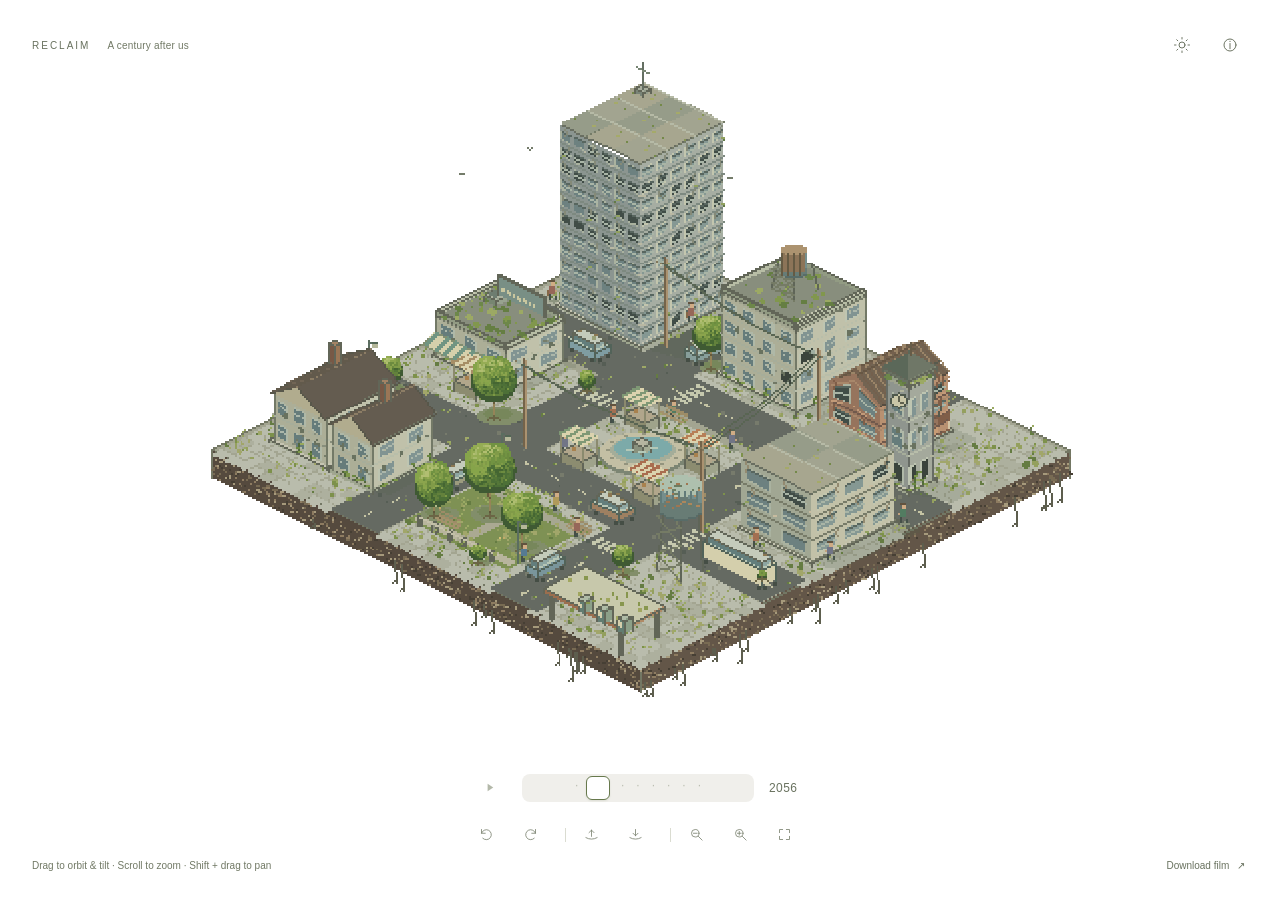
<file: index.html>
<!doctype html>
<html lang="en">
  <head>
    <meta charset="utf-8" />
    <meta name="viewport" content="width=device-width, initial-scale=1" />
    <meta name="theme-color" content="#ffffff" />
    <title>Reclaim — A Century After Us</title>
    <link
      rel="icon"
      href="data:image/svg+xml,%3Csvg xmlns='http://www.w3.org/2000/svg' viewBox='0 0 16 16'%3E%3Cpath fill='%23728153' d='m8 2 7 4v4l-7 4-7-4V6z'/%3E%3Cpath fill='%239baa68' d='m8 2 7 4-7 4-7-4z'/%3E%3C/svg%3E"
    />
    <link rel="stylesheet" href="style.css" />
    <script defer src="fracture.js"></script>
    <script defer src="masonry.js"></script>
    <script defer src="city.js"></script>
    <script defer src="app.js"></script>
  </head>
  <body>
    <header>
      <span class="wordmark">RECLAIM<span>A century after us</span></span>
      <div class="actions">
        <button id="night" aria-label="Switch to night" aria-pressed="false" title="Day / night">
          <svg viewBox="0 0 24 24" aria-hidden="true">
            <circle cx="12" cy="12" r="4" />
            <path
              d="M12 2v2m0 16v2M2 12h2m16 0h2M5 5l1.4 1.4m11.2 11.2L19 19M5 19l1.4-1.4M17.6 6.4 19 5"
            />
          </svg>
        </button>
        <button id="info" aria-label="About Reclaim" title="About Reclaim">
          <svg viewBox="0 0 24 24" aria-hidden="true">
            <circle cx="12" cy="12" r="8" />
            <path d="M12 10v7m0-10v.5" />
          </svg>
        </button>
      </div>
    </header>
    <main>
      <canvas
        id="city"
        width="480"
        height="360"
        role="img"
        tabindex="0"
        aria-label="A pixel-art city in 2056"
        aria-describedby="camera-hint"
      ></canvas>
      <section class="controls" aria-label="Timeline">
        <button id="play" aria-label="Play the timeline" aria-pressed="false">
          <svg viewBox="0 0 24 24" aria-hidden="true">
            <path id="play-path" d="m9 6 9 6-9 6Z" />
          </svg>
        </button>
        <div class="track">
          <input
            id="year"
            type="range"
            min="2026"
            max="2126"
            value="2056"
            step="1"
            aria-label="Year"
          /><span class="ticks" aria-hidden="true">·　·　·　·　·　·　·　·　·</span>
        </div>
        <output id="date" for="year">2056</output>
      </section>
      <nav class="camera-controls" aria-label="Camera">
        <button id="turn-left" aria-label="Rotate left" title="Rotate left 90°">
          <svg viewBox="0 0 24 24" aria-hidden="true"><path d="M4 10a8 8 0 1 1 2 8M4 4v6h6" /></svg>
        </button>
        <button id="turn-right" aria-label="Rotate right" title="Rotate right 90°">
          <svg viewBox="0 0 24 24" aria-hidden="true">
            <path d="M20 10a8 8 0 1 0-2 8m2-14v6h-6" />
          </svg>
        </button>
        <span aria-hidden="true"></span>
        <button id="tilt-up" aria-label="Raise camera" title="Look from higher up">
          <svg viewBox="0 0 24 24" aria-hidden="true">
            <path d="m8 9 4-4 4 4m-4-4v10M3 17q9 5 18 0" />
          </svg>
        </button>
        <button id="tilt-down" aria-label="Lower camera" title="Look from lower down">
          <svg viewBox="0 0 24 24" aria-hidden="true">
            <path d="m8 10 4 4 4-4m-4 4V4M3 17q9 5 18 0" />
          </svg>
        </button>
        <span aria-hidden="true"></span>
        <button id="zoom-out" aria-label="Zoom out" title="Zoom out">
          <svg viewBox="0 0 24 24" aria-hidden="true">
            <circle cx="10" cy="10" r="6" />
            <path d="m15 15 6 6M7 10h6" />
          </svg>
        </button>
        <button id="zoom-in" aria-label="Zoom in" title="Zoom in">
          <svg viewBox="0 0 24 24" aria-hidden="true">
            <circle cx="10" cy="10" r="6" />
            <path d="m15 15 6 6M7 10h6m-3-3v6" />
          </svg>
        </button>
        <button id="reset" aria-label="Reset camera" title="Reset camera">
          <svg viewBox="0 0 24 24" aria-hidden="true">
            <path d="M4 9V4h5m6 0h5v5m0 6v5h-5M9 20H4v-5" />
          </svg>
        </button>
      </nav>
    </main>
    <footer>
      <span id="camera-hint">Drag to orbit &amp; tilt · Scroll to zoom · Shift + drag to pan</span
      ><a id="film" href="media/reclaim.mp4" download
        >Download film <span aria-hidden="true">↗</span></a
      >
    </footer>
    <dialog id="about">
      <button id="close" aria-label="Close">×</button>
      <h1>A century after us.</h1>
      <p>
        The last buses cross the square. Mortar opens along the old brickworks. A corner peels away
        from the tower, and its walls come to rest in the street. Wind and birds keep moving.
      </p>
      <p>
        Scrub the year to follow a fracture in either direction. Ferns take root on exposed floors
        after the rubble settles. Drag sideways to orbit, down to raise the camera, or up to lower
        it. Scroll or pinch to zoom; Shift + drag to pan. With the scene focused, use the arrow
        keys, +/− and Home.
      </p>
      <p>
        An original Canvas 2D study inspired by
        <a href="https://x.com/zzzzshawn/status/2116436345082302946" target="_blank" rel="noopener"
          >Post Humans by @zzzzshawn</a
        >.
      </p>
      <p><a href="BENCHMARK.md" download>Download the benchmark prompt ↗</a></p>
    </dialog>
  </body>
</html>
</file>
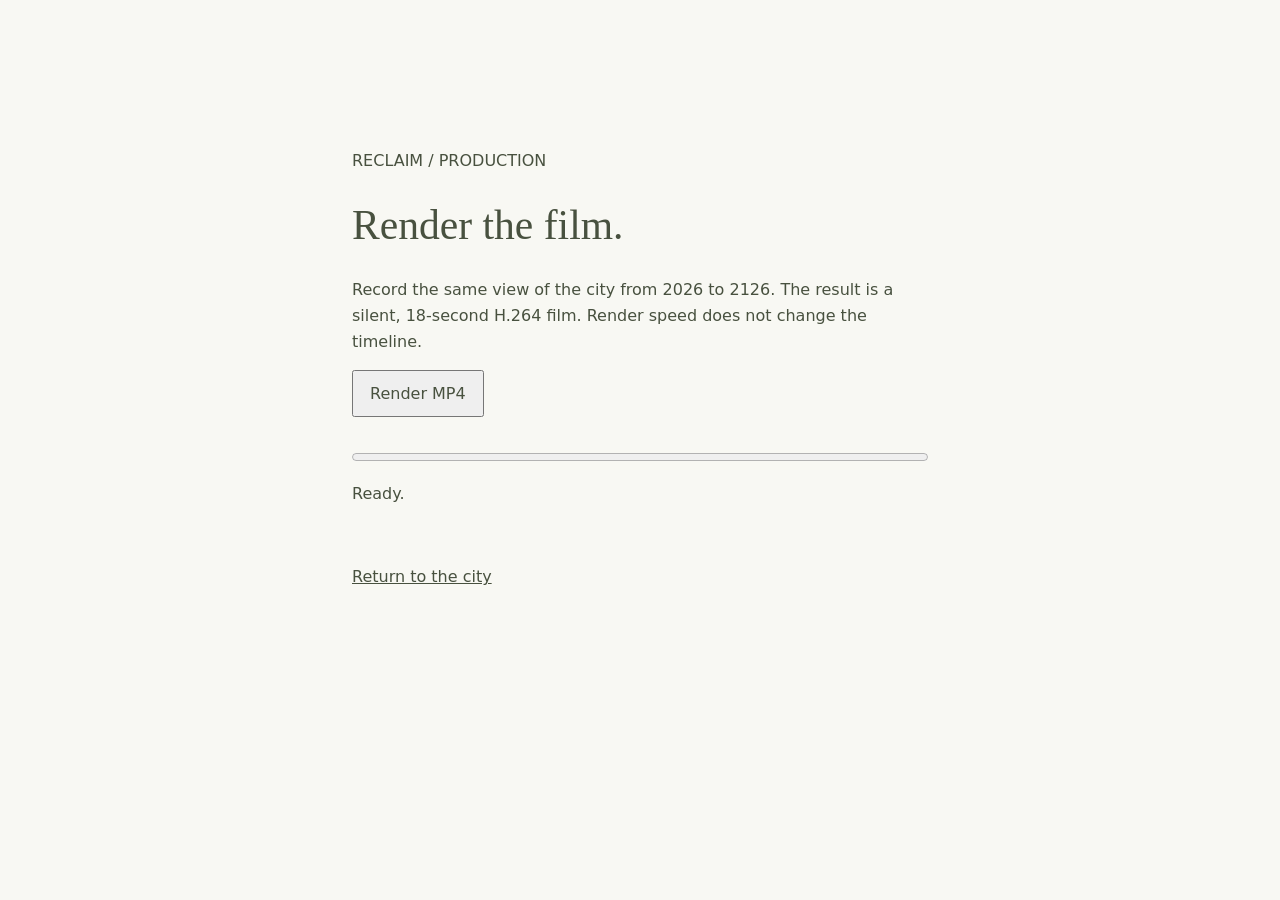
<file: studio/index.html>
<!doctype html>
<html lang="en">
  <head>
    <meta charset="utf-8" />
    <meta name="viewport" content="width=device-width,initial-scale=1" />
    <title>Reclaim — Film renderer</title>
    <style>
      body {
        font: 16px/1.6 system-ui;
        color: #48513f;
        background: #f8f8f3;
        max-width: 36rem;
        margin: 12vh auto;
        padding: 1.5rem;
      }
      h1 {
        font: normal 2.6rem Georgia;
      }
      button,
      a {
        font: inherit;
        color: inherit;
      }
      button {
        padding: 0.55rem 1rem;
        cursor: pointer;
      }
      progress {
        display: block;
        width: 100%;
        margin-top: 2rem;
      }
      a {
        display: inline-block;
        margin: 1rem 0;
      }
      [hidden] {
        display: none;
      }
    </style>
    <script defer src="../fracture.js"></script>
    <script defer src="../masonry.js"></script>
    <script defer src="../city.js"></script>
    <script defer src="mp4.js"></script>
    <script defer src="film.js"></script>
    <script defer src="render.js"></script>
  </head>
  <body>
    <p>RECLAIM / PRODUCTION</p>
    <h1>Render the film.</h1>
    <p>
      Record the same view of the city from 2026 to 2126. The result is a silent, 18-second
      H.264 film. Render speed does not change the timeline.
    </p>
    <button id="start">Render MP4</button> <button id="cancel" hidden>Cancel render</button
    ><progress id="progress" max="432" value="0"></progress>
    <p id="status" role="status">Ready.</p>
    <a id="save" download="reclaim.mp4" hidden>Save rendered MP4</a><br /><a href="../index.html"
      >Return to the city</a
    >
  </body>
</html>
</file>
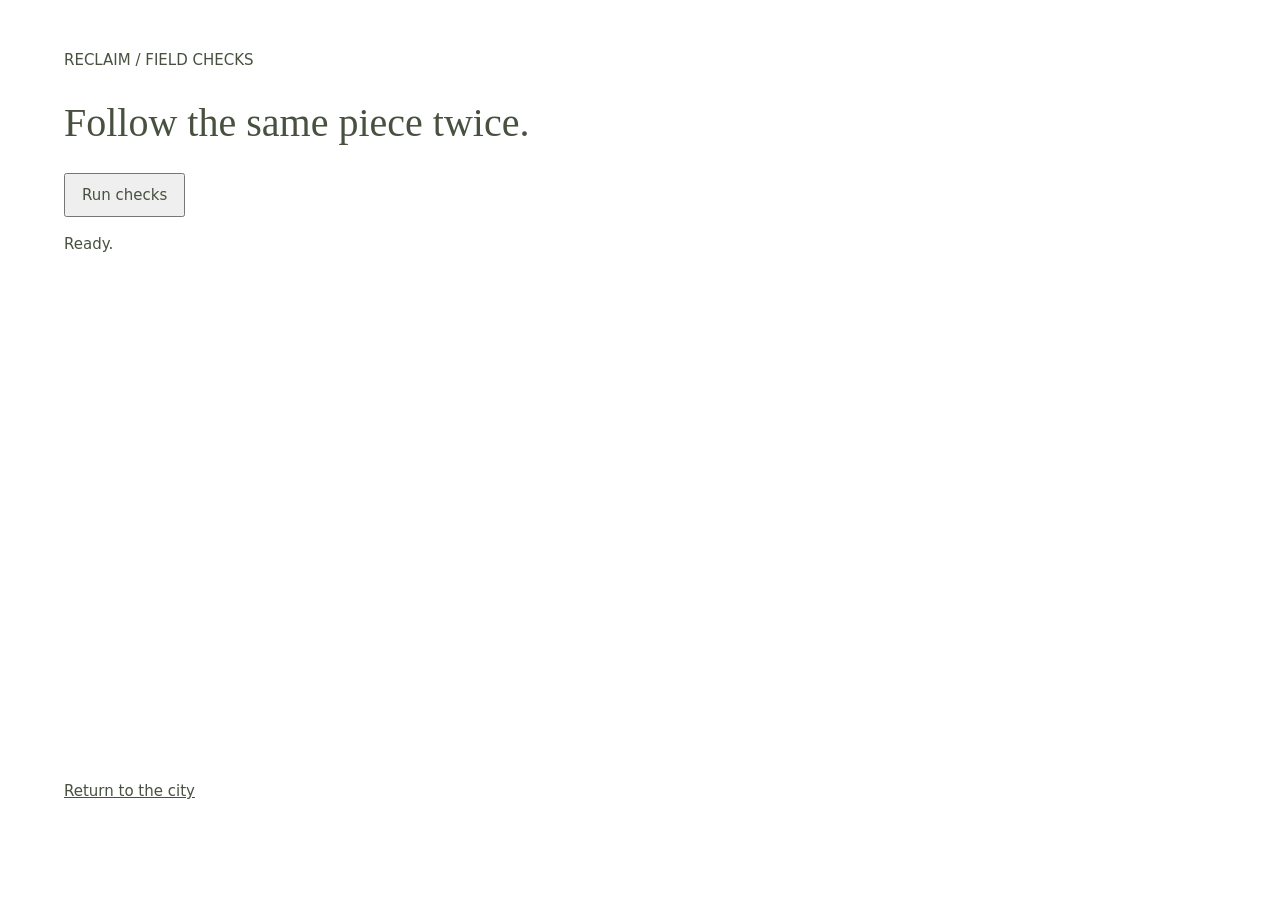
<file: studio/checks.html>
<!doctype html>
<html lang="en">
  <head>
    <meta charset="utf-8" />
    <meta name="viewport" content="width=device-width,initial-scale=1" />
    <title>Reclaim — Field checks</title>
    <style>
      body {
        font: 15px/1.6 system-ui;
        color: #48513f;
        max-width: 72rem;
        margin: 3rem auto;
        padding: 0 1.5rem;
      }
      h1 {
        font: normal 2.5rem Georgia;
      }
      canvas {
        display: block;
        width: 100%;
        height: auto;
      }
      button,
      a {
        font: inherit;
        color: inherit;
      }
      button {
        cursor: pointer;
        padding: 0.5rem 1rem;
      }
      li {
        margin: 0.28rem 0;
      }
      nav {
        display: flex;
        flex-wrap: wrap;
        gap: 1rem;
      }
    </style>
    <script defer src="../fracture.js"></script>
    <script defer src="../masonry.js"></script>
    <script defer src="../city.js"></script>
    <script defer src="checks.js"></script>
  </head>
  <body>
    <p>RECLAIM / FIELD CHECKS</p>
    <h1>Follow the same piece twice.</h1>
    <button id="run">Run checks</button>
    <p id="result" role="status">Ready.</p>
    <ul id="checks"></ul>
    <canvas id="plate" width="1260" height="540" hidden></canvas>
    <nav id="exports"></nav>
    <p><a href="../index.html">Return to the city</a></p>
  </body>
</html>
</file>
<file: style.css>
:root {
  font-family: Arial, Helvetica, sans-serif;
  color: #76796c;
  background: #fff;
  color-scheme: light;
  --page: #fff;
  --text: #69725f;
  --track: #f0efeb;
  --accent: #67794d;
  --border: #dadcd1;
}
* {
  box-sizing: border-box;
}
body {
  margin: 0;
  background: var(--page);
  color: var(--text);
  height: 100dvh;
  min-height: 460px;
  overflow: hidden;
}
header {
  position: absolute;
  z-index: 2;
  top: 23px;
  left: 32px;
  right: 25px;
  display: flex;
  justify-content: space-between;
  align-items: center;
}
.wordmark {
  font-size: 10px;
  letter-spacing: 2px;
  color: var(--text);
}
.wordmark > span {
  letter-spacing: 0.2px;
  font-size: 10px;
  margin-left: 17px;
  color: #717965;
}
.actions {
  display: flex;
  gap: 4px;
}
button {
  font: inherit;
  color: inherit;
  background: transparent;
  border: 0;
  cursor: pointer;
  min-width: 44px;
  min-height: 44px;
  padding: 10px;
}
button svg {
  width: 18px;
  height: 18px;
  fill: none;
  stroke: currentColor;
  stroke-width: 1.3;
  stroke-linecap: round;
  stroke-linejoin: round;
  display: block;
}
button:focus-visible,
a:focus-visible,
input:focus-visible,
canvas:focus-visible {
  outline: 2px solid var(--accent);
  outline-offset: 4px;
}
button:hover {
  color: var(--accent);
}
button:disabled {
  opacity: 0.45;
  cursor: wait;
}
main {
  height: 100%;
  display: flex;
  flex-direction: column;
  align-items: center;
  justify-content: center;
  padding: 45px 20px 40px;
  gap: 3px;
}
#city {
  display: block;
  width: min(960px, calc(100vw - 32px), calc((100dvh - 185px) * 1.333333));
  height: auto;
  image-rendering: pixelated;
  image-rendering: crisp-edges;
  touch-action: none;
  cursor: grab;
}
#city:active {
  cursor: grabbing;
}
.controls {
  display: flex;
  align-items: center;
  gap: 8px;
  flex-shrink: 0;
  margin-top: 0;
}
#play {
  color: #949b86;
  opacity: 0.7;
  padding: 12px;
}
#play svg {
  width: 15px;
  height: 15px;
  fill: currentColor;
  stroke-width: 0;
}
#play:hover {
  opacity: 1;
}
.track {
  position: relative;
  width: 232px;
  height: 28px;
  background: var(--track);
  border-radius: 8px;
}
.ticks {
  position: absolute;
  inset: 0;
  line-height: 23px;
  letter-spacing: 0;
  text-align: center;
  white-space: nowrap;
  color: #bbbeb1;
  font-size: 12px;
  pointer-events: none;
}
input[type='range'] {
  appearance: none;
  -webkit-appearance: none;
  position: relative;
  z-index: 1;
  width: 100%;
  height: 28px;
  background: transparent;
  margin: 0;
  padding: 0 3px;
  cursor: ew-resize;
  border-radius: 8px;
}
input[type='range']::-webkit-slider-runnable-track {
  height: 24px;
  background: none;
}
input[type='range']::-webkit-slider-thumb {
  appearance: none;
  -webkit-appearance: none;
  width: 24px;
  height: 24px;
  background: var(--page);
  border: 1.5px solid var(--accent);
  border-radius: 6px;
  box-shadow: 0 1px 2px #53613920;
}
input[type='range']::-moz-range-track {
  height: 24px;
  background: transparent;
}
input[type='range']::-moz-range-thumb {
  width: 22px;
  height: 22px;
  background: var(--page);
  border: 1.5px solid var(--accent);
  border-radius: 6px;
}
#date {
  font-size: 12px;
  letter-spacing: 0.4px;
  font-variant-numeric: tabular-nums;
  padding-left: 7px;
  min-width: 48px;
}
.camera-controls {
  display: flex;
  align-items: center;
  gap: 0;
  color: #79816e;
}
.camera-controls svg {
  width: 15px;
  height: 15px;
}
.camera-controls > span {
  height: 14px;
  width: 1px;
  background: var(--border);
  margin: 0 8px;
}
footer {
  position: absolute;
  left: 32px;
  right: 25px;
  bottom: 15px;
  display: flex;
  align-items: center;
  justify-content: space-between;
  font-size: 10px;
  color: #717965;
}
footer a {
  color: var(--text);
  padding: 14px 10px;
  font: inherit;
  text-decoration: none;
}
footer a:hover {
  text-decoration: underline;
}
footer a span {
  margin-left: 5px;
}
dialog {
  color: var(--text);
  background: var(--page);
  border: 1px solid var(--border);
  padding: 35px;
  max-width: 430px;
  border-radius: 7px;
}
dialog::backdrop {
  background: #39472e35;
  backdrop-filter: blur(3px);
}
dialog h1 {
  font:
    normal 28px Georgia,
    serif;
  color: var(--accent);
}
dialog p {
  font-size: 12px;
  line-height: 1.8;
}
dialog a {
  color: var(--accent);
}
dialog .subtle {
  font-size: 10px;
  color: #999e91;
}
#close {
  position: absolute;
  right: 4px;
  top: 4px;
  font-size: 24px;
}
body.night {
  --page: #172127;
  --text: #bec9b1;
  --track: #263336;
  --accent: #b4bf91;
  --border: #465651;
  color-scheme: dark;
}
body.night footer,
body.night .wordmark > span,
body.night .camera-controls {
  color: #a0ae95;
}
@media (max-width: 600px) {
  header {
    left: 20px;
    right: 10px;
    top: 13px;
  }
  .wordmark > span {
    display: none;
  }
  main {
    padding: 70px 0;
    gap: 12px;
  }
  #city {
    width: 100vw;
  }
  .track {
    width: 200px;
  }
  footer {
    left: 20px;
    right: 8px;
    bottom: 9px;
    font-size: 9px;
  }
  #camera-hint {
    font-size: 0;
    max-width: 200px;
  }
  #camera-hint:after {
    content: 'Drag to orbit & tilt · Pinch to zoom';
    font-size: 9px;
  }
  footer a {
    font-size: 9px;
  }
  dialog {
    max-width: calc(100vw - 32px);
    padding: 28px;
  }
}
@media (prefers-reduced-motion: reduce) {
  * {
    scroll-behavior: auto;
  }
}

@media (max-width: 380px) {
  .camera-controls > span {
    margin: 0 2px;
  }
  .camera-controls button {
    min-width: 40px;
  }
}
@media (max-height: 495px) and (orientation: landscape) {
  body {
    min-height: 280px;
  }
  header {
    top: 3px;
    left: 14px;
    right: 10px;
  }
  main {
    padding: 8px 0 27px;
    gap: 0;
  }
  #city {
    width: min(88vw, calc((100dvh - 119px) * 1.333333));
  }
  .camera-controls button {
    min-height: 34px;
  }
  footer {
    bottom: 0;
  }
}
</file>
